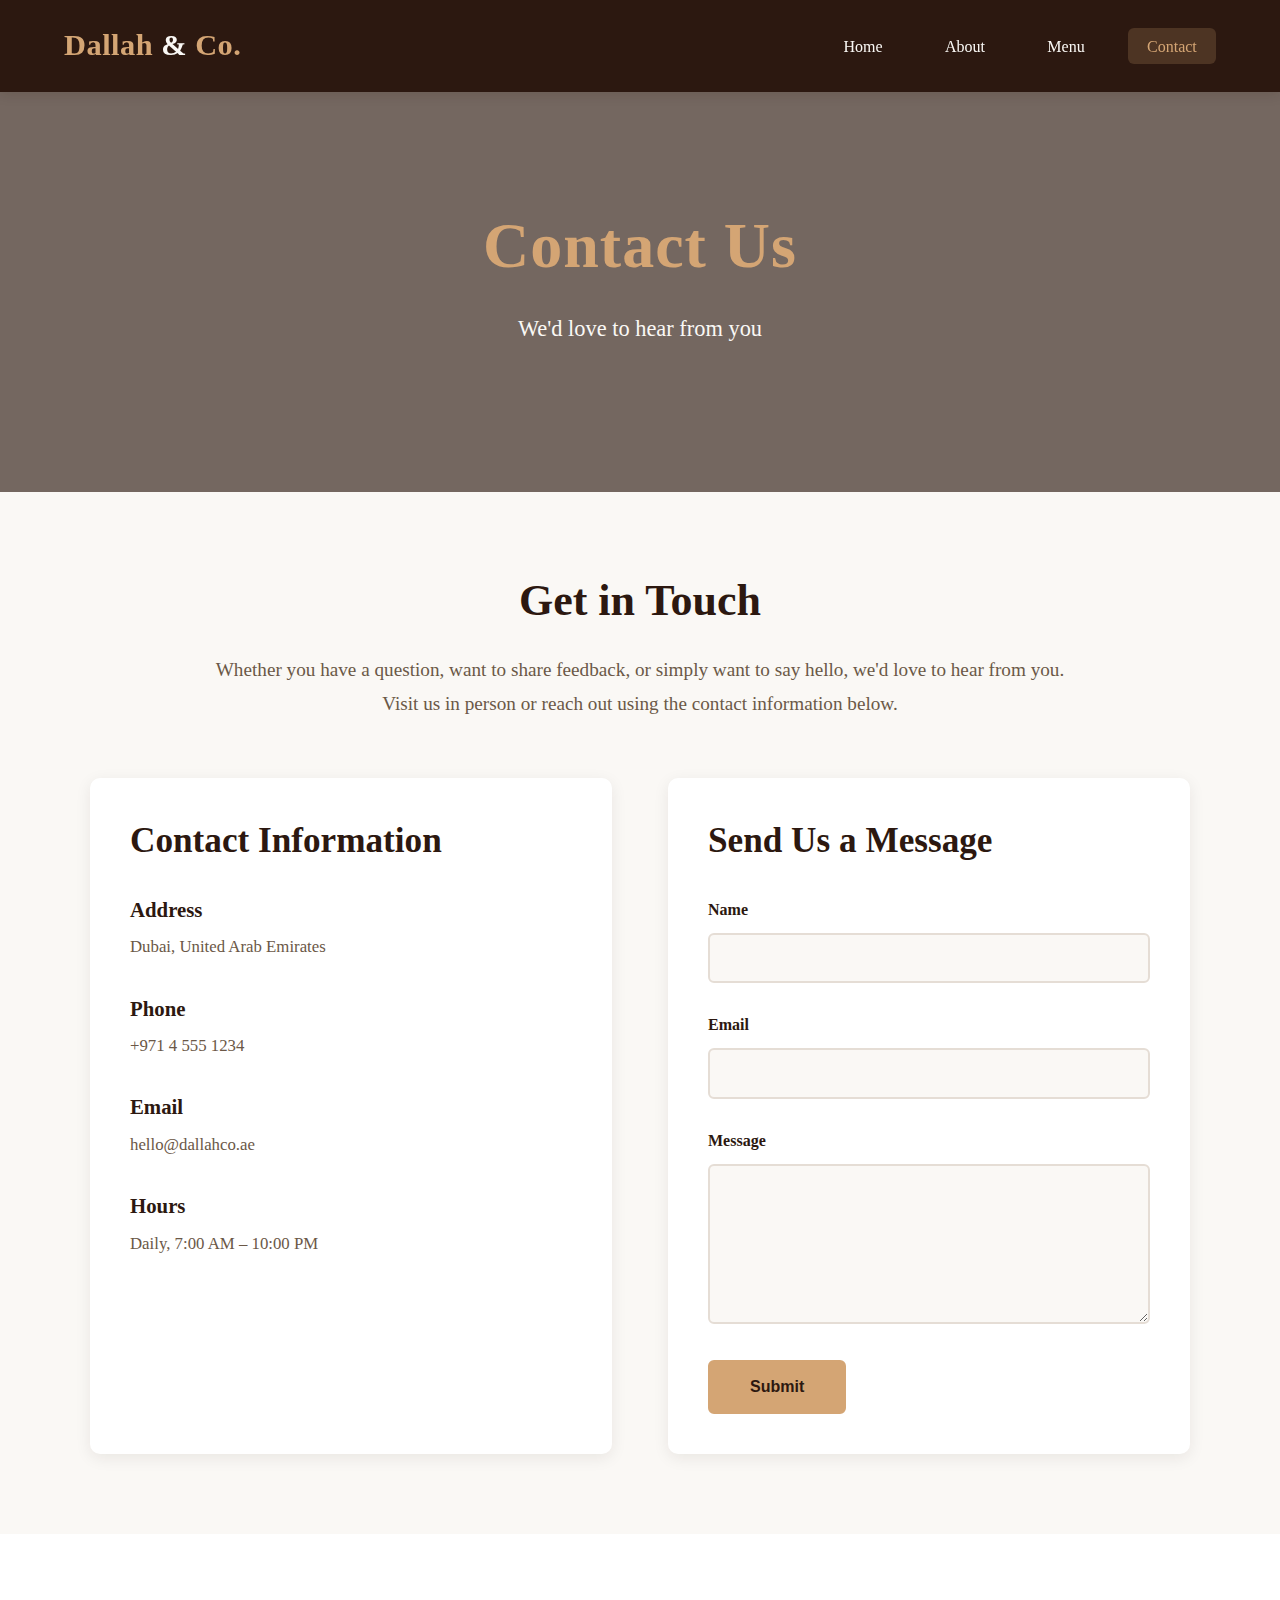
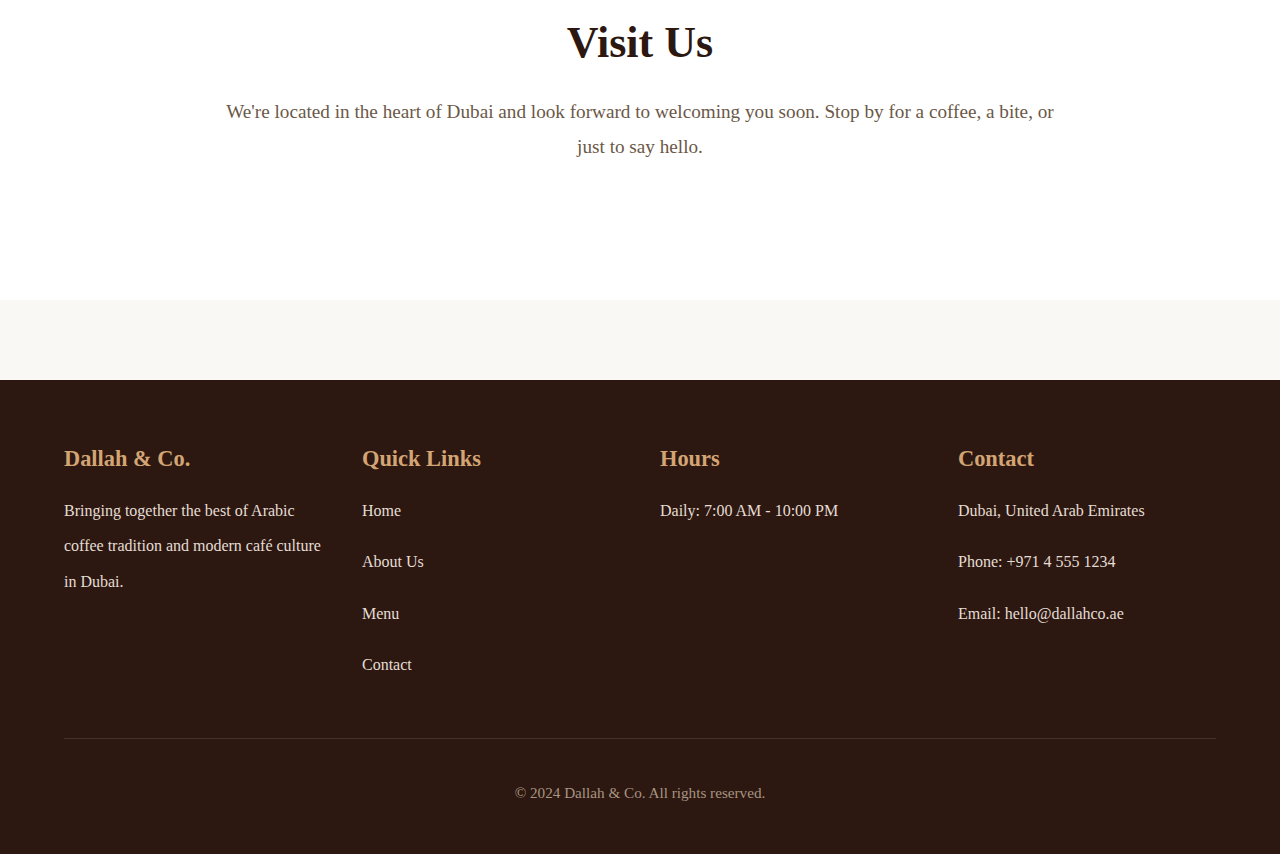
<file: contact.html>
<!DOCTYPE html>
<html lang="en">
<head>
    <meta charset="UTF-8">
    <meta name="viewport" content="width=device-width, initial-scale=1.0">
    <title>Contact Us - Dallah & Co. | Visit Us in Dubai</title>
    <meta name="description" content="Visit Dallah & Co. in Dubai or get in touch with us. Find our location, hours, and contact information.">
    <link rel="stylesheet" href="styles.css">
</head>
<body>
    <header>
        <div class="container">
            <div class="header-content">
                <a href="index.html" class="logo">Dallah <span>&</span> Co.</a>
                <nav>
                    <ul>
                        <li><a href="index.html">Home</a></li>
                        <li><a href="about.html">About</a></li>
                        <li><a href="menu.html">Menu</a></li>
                        <li><a href="contact.html" class="active">Contact</a></li>
                    </ul>
                </nav>
            </div>
        </div>
    </header>

    <section class="hero" style="background-image: url('https://images.unsplash.com/photo-1517248135467-4c7edcad34c4?w=1600&q=80'); height: 400px;">
        <div class="hero-content">
            <h1>Contact Us</h1>
            <p>We'd love to hear from you</p>
        </div>
    </section>

    <section class="section">
        <div class="container">
            <h2 class="section-title">Get in Touch</h2>
            <p class="section-subtitle">Whether you have a question, want to share feedback, or simply want to say hello, we'd love to hear from you. Visit us in person or reach out using the contact information below.</p>

            <div class="contact-container">
                <div class="contact-info">
                    <h2>Contact Information</h2>

                    <div class="info-item">
                        <h3>Address</h3>
                        <p>Dubai, United Arab Emirates</p>
                    </div>

                    <div class="info-item">
                        <h3>Phone</h3>
                        <p>+971 4 555 1234</p>
                    </div>

                    <div class="info-item">
                        <h3>Email</h3>
                        <p>hello@dallahco.ae</p>
                    </div>

                    <div class="info-item">
                        <h3>Hours</h3>
                        <p>Daily, 7:00 AM – 10:00 PM</p>
                    </div>
                </div>

                <div class="contact-form">
                    <h2>Send Us a Message</h2>
                    <form action="#" method="post">
                        <div class="form-group">
                            <label for="name">Name</label>
                            <input type="text" id="name" name="name" required>
                        </div>

                        <div class="form-group">
                            <label for="email">Email</label>
                            <input type="email" id="email" name="email" required>
                        </div>

                        <div class="form-group">
                            <label for="message">Message</label>
                            <textarea id="message" name="message" required></textarea>
                        </div>

                        <button type="submit" class="btn">Submit</button>
                    </form>
                </div>
            </div>
        </div>
    </section>

    <section class="section" style="background-color: #fff;">
        <div class="container">
            <h2 class="section-title">Visit Us</h2>
            <p class="section-subtitle">We're located in the heart of Dubai and look forward to welcoming you soon. Stop by for a coffee, a bite, or just to say hello.</p>
        </div>
    </section>

    <footer>
        <div class="container">
            <div class="footer-content">
                <div class="footer-section">
                    <h3>Dallah & Co.</h3>
                    <p>Bringing together the best of Arabic coffee tradition and modern café culture in Dubai.</p>
                </div>

                <div class="footer-section">
                    <h3>Quick Links</h3>
                    <p><a href="index.html">Home</a></p>
                    <p><a href="about.html">About Us</a></p>
                    <p><a href="menu.html">Menu</a></p>
                    <p><a href="contact.html">Contact</a></p>
                </div>

                <div class="footer-section">
                    <h3>Hours</h3>
                    <p>Daily: 7:00 AM - 10:00 PM</p>
                </div>

                <div class="footer-section">
                    <h3>Contact</h3>
                    <p>Dubai, United Arab Emirates</p>
                    <p>Phone: +971 4 555 1234</p>
                    <p>Email: hello@dallahco.ae</p>
                </div>
            </div>

            <div class="footer-bottom">
                <p>&copy; 2024 Dallah & Co. All rights reserved.</p>
            </div>
        </div>
    </footer>
</body>
</html>
</file>
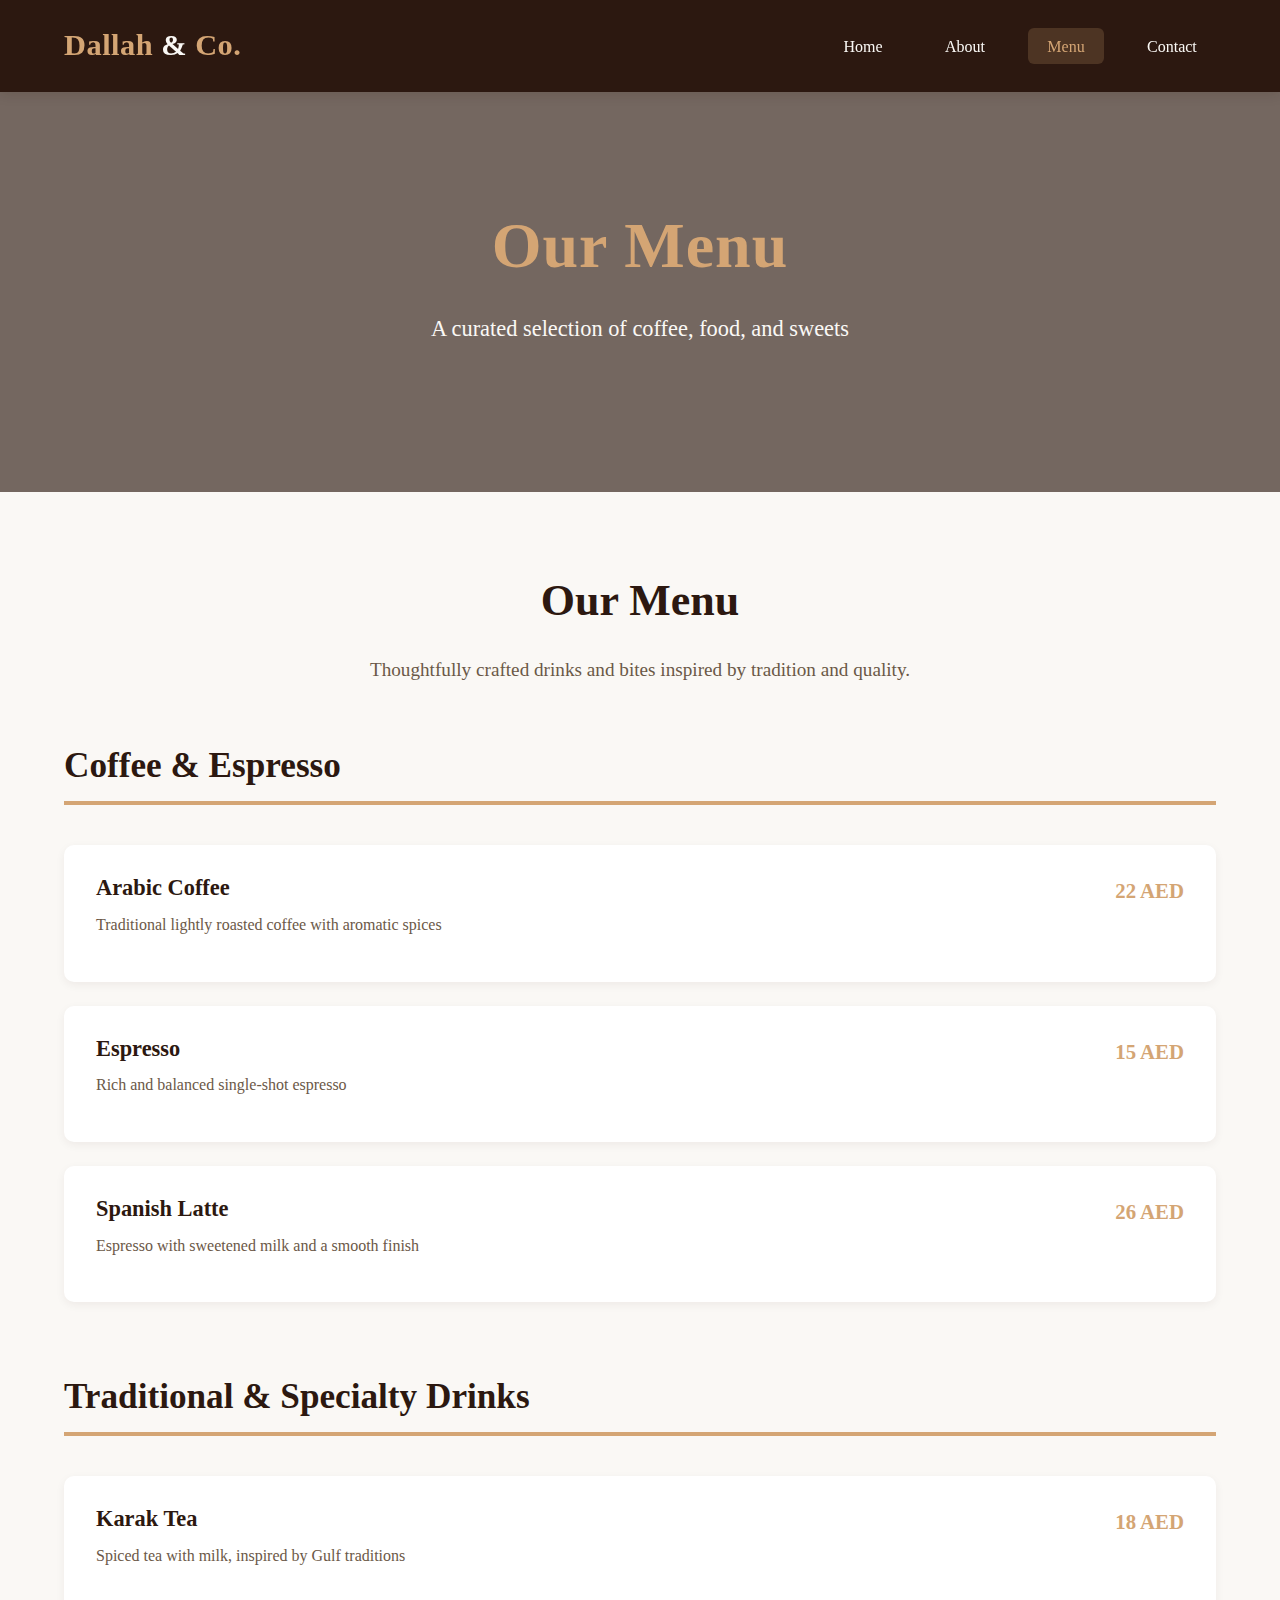
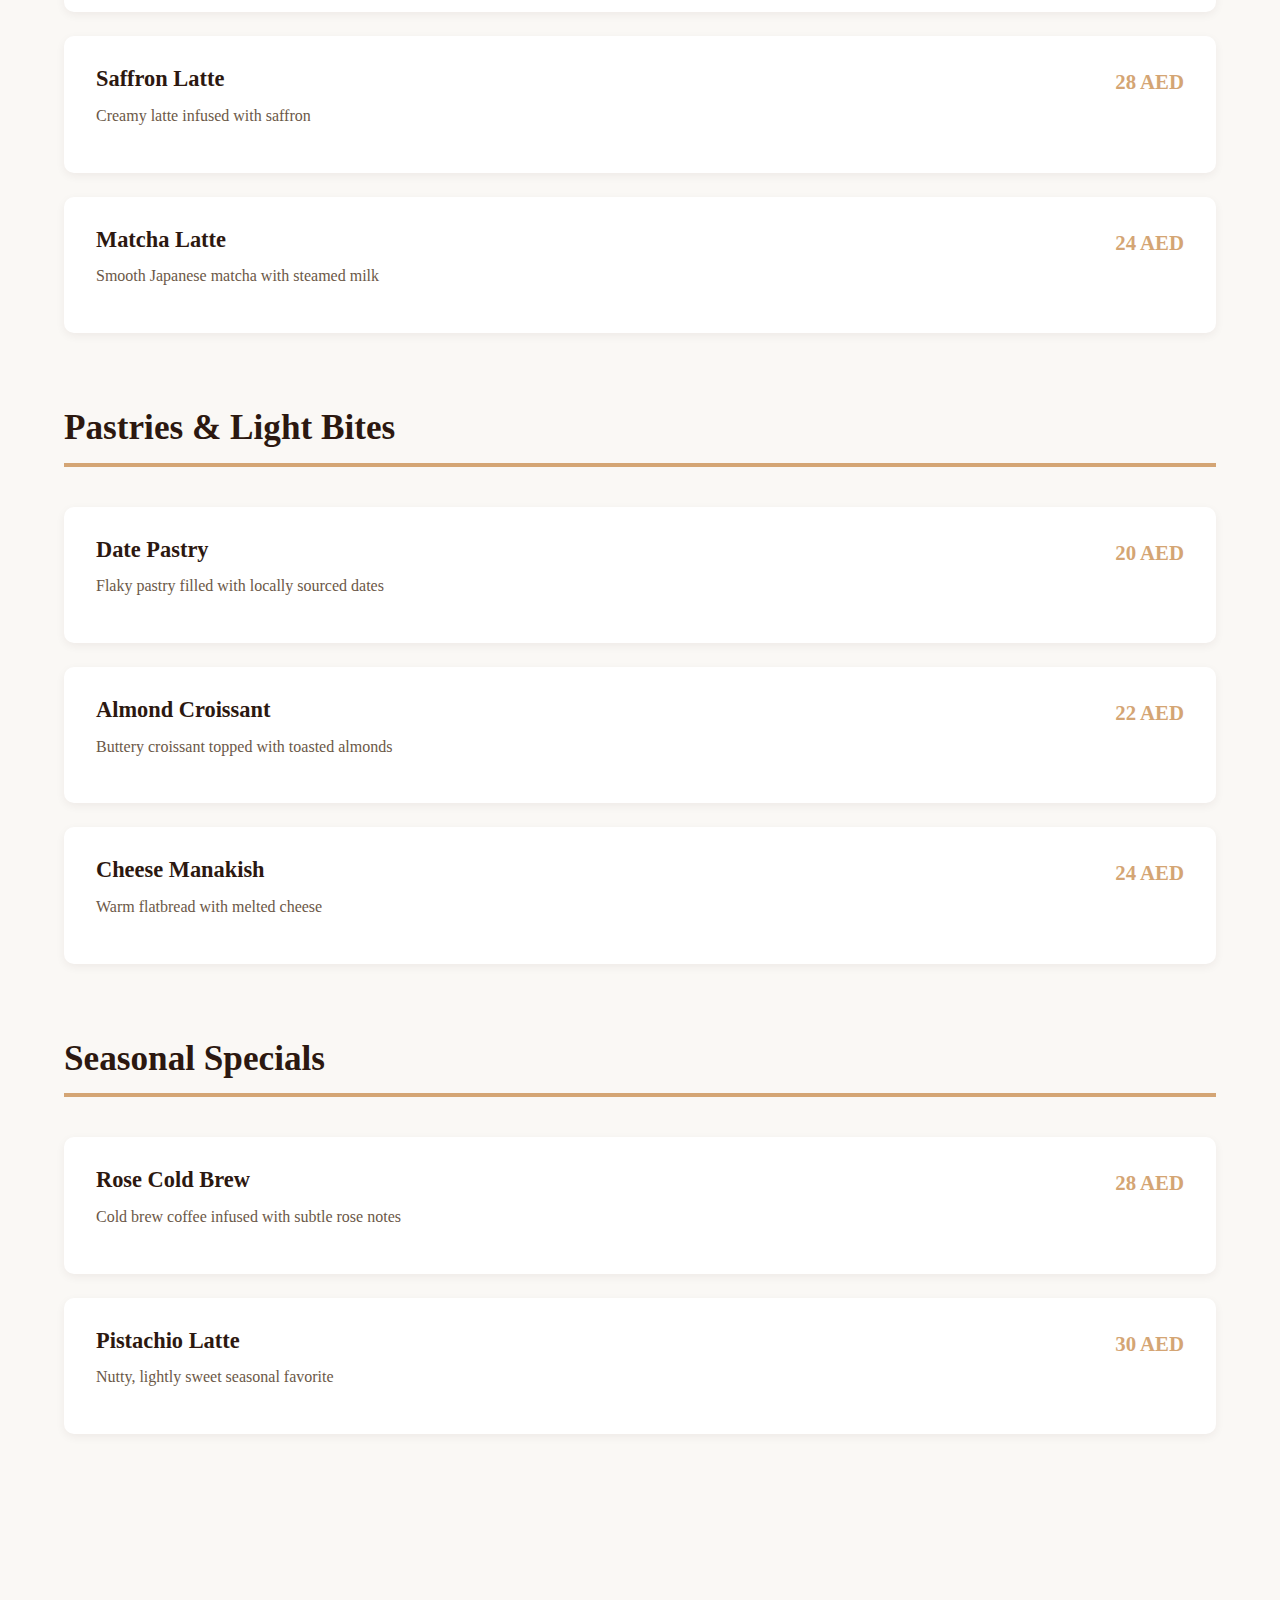
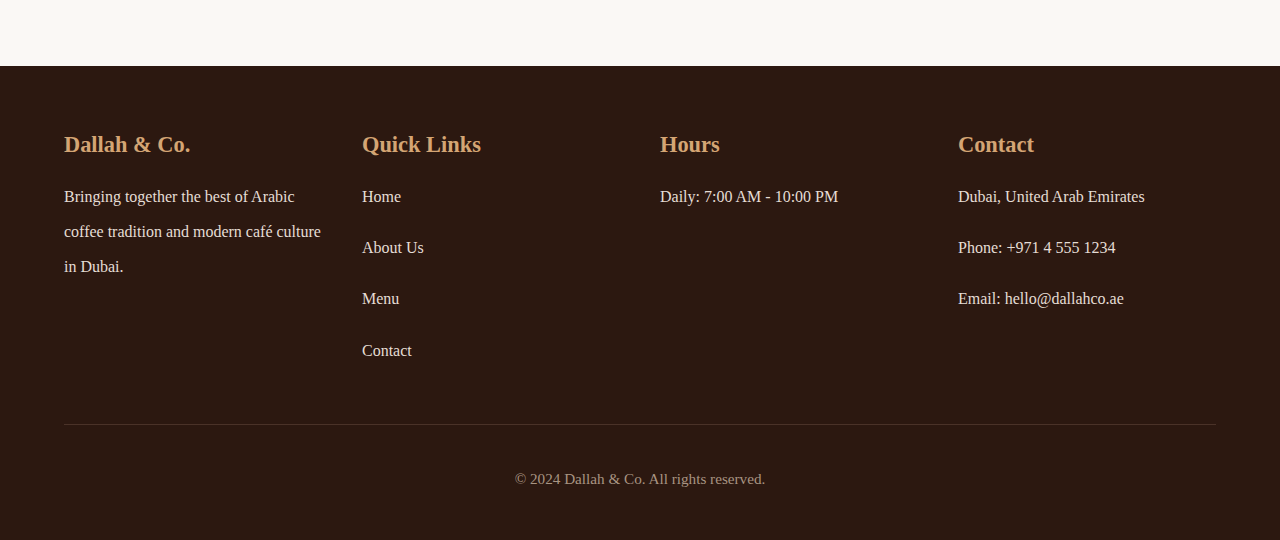
<file: menu.html>
<!DOCTYPE html>
<html lang="en">
<head>
    <meta charset="UTF-8">
    <meta name="viewport" content="width=device-width, initial-scale=1.0">
    <title>Menu - Dallah & Co. | Coffee, Pastries & More</title>
    <meta name="description" content="Explore our menu featuring traditional Arabic coffee, specialty espresso drinks, artisan pastries, and authentic Middle Eastern cuisine.">
    <link rel="stylesheet" href="styles.css">
</head>
<body>
    <header>
        <div class="container">
            <div class="header-content">
                <a href="index.html" class="logo">Dallah <span>&</span> Co.</a>
                <nav>
                    <ul>
                        <li><a href="index.html">Home</a></li>
                        <li><a href="about.html">About</a></li>
                        <li><a href="menu.html" class="active">Menu</a></li>
                        <li><a href="contact.html">Contact</a></li>
                    </ul>
                </nav>
            </div>
        </div>
    </header>

    <section class="hero" style="background-image: url('https://images.unsplash.com/photo-1495474472287-4d71bcdd2085?w=1600&q=80'); height: 400px;">
        <div class="hero-content">
            <h1>Our Menu</h1>
            <p>A curated selection of coffee, food, and sweets</p>
        </div>
    </section>

    <section class="section">
        <div class="container">
            <h2 class="section-title">Our Menu</h2>
            <p class="section-subtitle">Thoughtfully crafted drinks and bites inspired by tradition and quality.</p>

            <!-- Coffee & Espresso Section -->
            <div class="menu-category">
                <h2>Coffee & Espresso</h2>
                <div class="menu-items">
                    <div class="menu-item">
                        <div class="menu-item-info">
                            <h3>Arabic Coffee</h3>
                            <p>Traditional lightly roasted coffee with aromatic spices</p>
                        </div>
                        <div class="menu-item-price">22 AED</div>
                    </div>

                    <div class="menu-item">
                        <div class="menu-item-info">
                            <h3>Espresso</h3>
                            <p>Rich and balanced single-shot espresso</p>
                        </div>
                        <div class="menu-item-price">15 AED</div>
                    </div>

                    <div class="menu-item">
                        <div class="menu-item-info">
                            <h3>Spanish Latte</h3>
                            <p>Espresso with sweetened milk and a smooth finish</p>
                        </div>
                        <div class="menu-item-price">26 AED</div>
                    </div>
                </div>
            </div>

            <!-- Traditional & Specialty Drinks Section -->
            <div class="menu-category">
                <h2>Traditional & Specialty Drinks</h2>
                <div class="menu-items">
                    <div class="menu-item">
                        <div class="menu-item-info">
                            <h3>Karak Tea</h3>
                            <p>Spiced tea with milk, inspired by Gulf traditions</p>
                        </div>
                        <div class="menu-item-price">18 AED</div>
                    </div>

                    <div class="menu-item">
                        <div class="menu-item-info">
                            <h3>Saffron Latte</h3>
                            <p>Creamy latte infused with saffron</p>
                        </div>
                        <div class="menu-item-price">28 AED</div>
                    </div>

                    <div class="menu-item">
                        <div class="menu-item-info">
                            <h3>Matcha Latte</h3>
                            <p>Smooth Japanese matcha with steamed milk</p>
                        </div>
                        <div class="menu-item-price">24 AED</div>
                    </div>
                </div>
            </div>

            <!-- Pastries & Light Bites Section -->
            <div class="menu-category">
                <h2>Pastries & Light Bites</h2>
                <div class="menu-items">
                    <div class="menu-item">
                        <div class="menu-item-info">
                            <h3>Date Pastry</h3>
                            <p>Flaky pastry filled with locally sourced dates</p>
                        </div>
                        <div class="menu-item-price">20 AED</div>
                    </div>

                    <div class="menu-item">
                        <div class="menu-item-info">
                            <h3>Almond Croissant</h3>
                            <p>Buttery croissant topped with toasted almonds</p>
                        </div>
                        <div class="menu-item-price">22 AED</div>
                    </div>

                    <div class="menu-item">
                        <div class="menu-item-info">
                            <h3>Cheese Manakish</h3>
                            <p>Warm flatbread with melted cheese</p>
                        </div>
                        <div class="menu-item-price">24 AED</div>
                    </div>
                </div>
            </div>

            <!-- Seasonal Specials Section -->
            <div class="menu-category">
                <h2>Seasonal Specials</h2>
                <div class="menu-items">
                    <div class="menu-item">
                        <div class="menu-item-info">
                            <h3>Rose Cold Brew</h3>
                            <p>Cold brew coffee infused with subtle rose notes</p>
                        </div>
                        <div class="menu-item-price">28 AED</div>
                    </div>

                    <div class="menu-item">
                        <div class="menu-item-info">
                            <h3>Pistachio Latte</h3>
                            <p>Nutty, lightly sweet seasonal favorite</p>
                        </div>
                        <div class="menu-item-price">30 AED</div>
                    </div>
                </div>
            </div>

        </div>
    </section>

    <footer>
        <div class="container">
            <div class="footer-content">
                <div class="footer-section">
                    <h3>Dallah & Co.</h3>
                    <p>Bringing together the best of Arabic coffee tradition and modern café culture in Dubai.</p>
                </div>

                <div class="footer-section">
                    <h3>Quick Links</h3>
                    <p><a href="index.html">Home</a></p>
                    <p><a href="about.html">About Us</a></p>
                    <p><a href="menu.html">Menu</a></p>
                    <p><a href="contact.html">Contact</a></p>
                </div>

                <div class="footer-section">
                    <h3>Hours</h3>
                    <p>Daily: 7:00 AM - 10:00 PM</p>
                </div>

                <div class="footer-section">
                    <h3>Contact</h3>
                    <p>Dubai, United Arab Emirates</p>
                    <p>Phone: +971 4 555 1234</p>
                    <p>Email: hello@dallahco.ae</p>
                </div>
            </div>

            <div class="footer-bottom">
                <p>&copy; 2024 Dallah & Co. All rights reserved.</p>
            </div>
        </div>
    </footer>
</body>
</html>
</file>
<file: styles.css>
/* ===========================
   Global Styles & Reset
   =========================== */
* {
    margin: 0;
    padding: 0;
    box-sizing: border-box;
}

body {
    font-family: 'Georgia', serif;
    line-height: 1.7;
    color: #3d2817;
    background-color: #faf8f5;
    font-size: 16px;
}

.container {
    max-width: 1200px;
    margin: 0 auto;
    padding: 0 24px;
}

/* ===========================
   Typography
   =========================== */
h1, h2, h3, h4, h5, h6 {
    font-weight: 700;
    line-height: 1.3;
    color: #2c1810;
    margin-bottom: 1rem;
}

h1 {
    font-size: 3.5rem;
}

h2 {
    font-size: 2.5rem;
}

h3 {
    font-size: 1.75rem;
}

p {
    margin-bottom: 1rem;
    line-height: 1.8;
}

/* ===========================
   Header & Navigation
   =========================== */
header {
    background-color: #2c1810;
    color: #faf8f5;
    padding: 1.25rem 0;
    position: sticky;
    top: 0;
    z-index: 1000;
    box-shadow: 0 2px 12px rgba(44, 24, 16, 0.15);
}

.header-content {
    display: flex;
    justify-content: space-between;
    align-items: center;
    flex-wrap: wrap;
    gap: 1rem;
}

.logo {
    font-size: 1.9rem;
    font-weight: 700;
    color: #d4a574;
    text-decoration: none;
    font-family: 'Georgia', serif;
    letter-spacing: 0.5px;
    transition: color 0.3s ease;
}

.logo:hover {
    color: #c99760;
}

.logo span {
    color: #faf8f5;
}

nav ul {
    list-style: none;
    display: flex;
    gap: 1.5rem;
}

nav ul li a {
    color: #faf8f5;
    text-decoration: none;
    font-size: 1rem;
    transition: all 0.3s ease;
    padding: 0.6rem 1.2rem;
    border-radius: 6px;
    font-weight: 500;
}

nav ul li a:hover {
    color: #d4a574;
    background-color: rgba(212, 165, 116, 0.15);
    transform: translateY(-2px);
}

nav ul li a.active {
    color: #d4a574;
    background-color: rgba(212, 165, 116, 0.2);
}

/* ===========================
   Hero Section
   =========================== */
.hero {
    background-size: cover;
    background-position: center;
    background-repeat: no-repeat;
    height: 600px;
    display: flex;
    align-items: center;
    justify-content: center;
    text-align: center;
    color: #fff;
    position: relative;
}

.hero::before {
    content: '';
    position: absolute;
    top: 0;
    left: 0;
    width: 100%;
    height: 100%;
    background-color: rgba(44, 24, 16, 0.65);
}

.hero-content {
    position: relative;
    z-index: 1;
    max-width: 900px;
    padding: 0 24px;
}

.hero h1 {
    font-size: 4rem;
    margin-bottom: 1.5rem;
    color: #d4a574;
    font-weight: 700;
    letter-spacing: 1px;
}

.hero p {
    font-size: 1.4rem;
    margin-bottom: 2rem;
    color: #faf8f5;
    line-height: 1.6;
}

/* ===========================
   Buttons
   =========================== */
.btn {
    display: inline-block;
    padding: 1rem 2.5rem;
    background-color: #d4a574;
    color: #2c1810;
    text-decoration: none;
    border-radius: 6px;
    font-weight: 700;
    transition: all 0.3s ease;
    border: 2px solid #d4a574;
    font-size: 1rem;
    cursor: pointer;
}

.btn:hover {
    background-color: transparent;
    color: #d4a574;
    transform: translateY(-3px);
    box-shadow: 0 6px 20px rgba(212, 165, 116, 0.3);
}

/* ===========================
   Main Content Sections
   =========================== */
.section {
    padding: 5rem 0;
}

.section-title {
    text-align: center;
    font-size: 2.75rem;
    margin-bottom: 1.5rem;
    color: #2c1810;
    font-weight: 700;
}

.section-subtitle {
    text-align: center;
    font-size: 1.2rem;
    color: #6b5847;
    margin-bottom: 3.5rem;
    max-width: 850px;
    margin-left: auto;
    margin-right: auto;
    line-height: 1.8;
}

/* ===========================
   Features Grid
   =========================== */
.features {
    display: grid;
    grid-template-columns: repeat(auto-fit, minmax(300px, 1fr));
    gap: 2.5rem;
    margin-top: 3rem;
}

.feature-card {
    background-color: #fff;
    padding: 2.5rem;
    border-radius: 10px;
    box-shadow: 0 4px 12px rgba(44, 24, 16, 0.08);
    text-align: center;
    transition: all 0.3s ease;
}

.feature-card:hover {
    transform: translateY(-8px);
    box-shadow: 0 8px 24px rgba(44, 24, 16, 0.12);
}

.feature-card img {
    width: 100%;
    height: 220px;
    object-fit: cover;
    border-radius: 8px;
    margin-bottom: 1.5rem;
}

.feature-card h3 {
    font-size: 1.6rem;
    margin-bottom: 1rem;
    color: #2c1810;
    font-weight: 700;
}

.feature-card p {
    color: #6b5847;
    line-height: 1.8;
    font-size: 1rem;
}

/* ===========================
   About Page Styles
   =========================== */
.about-content {
    display: grid;
    grid-template-columns: 1fr 1fr;
    gap: 4rem;
    align-items: center;
    margin-bottom: 3rem;
}

.about-image {
    width: 100%;
    height: 450px;
    object-fit: cover;
    border-radius: 10px;
    box-shadow: 0 6px 20px rgba(44, 24, 16, 0.1);
}

.about-text h2 {
    font-size: 2.2rem;
    margin-bottom: 1.5rem;
    color: #2c1810;
    font-weight: 700;
}

.about-text p {
    margin-bottom: 1.5rem;
    color: #6b5847;
    line-height: 1.9;
    font-size: 1.05rem;
}

/* ===========================
   Menu Styles
   =========================== */
.menu-category {
    margin-bottom: 4.5rem;
}

.menu-category h2 {
    font-size: 2.2rem;
    margin-bottom: 2.5rem;
    color: #2c1810;
    border-bottom: 4px solid #d4a574;
    padding-bottom: 0.75rem;
    font-weight: 700;
}

.menu-items {
    display: grid;
    gap: 1.5rem;
}

.menu-item {
    background-color: #fff;
    padding: 1.75rem 2rem;
    border-radius: 10px;
    box-shadow: 0 3px 10px rgba(44, 24, 16, 0.06);
    display: flex;
    justify-content: space-between;
    align-items: flex-start;
    transition: all 0.3s ease;
}

.menu-item:hover {
    box-shadow: 0 6px 18px rgba(44, 24, 16, 0.1);
    transform: translateY(-2px);
}

.menu-item-info h3 {
    font-size: 1.4rem;
    margin-bottom: 0.6rem;
    color: #2c1810;
    font-weight: 700;
}

.menu-item-info p {
    color: #6b5847;
    font-size: 1rem;
    line-height: 1.6;
}

.menu-item-price {
    font-size: 1.3rem;
    font-weight: 700;
    color: #d4a574;
    white-space: nowrap;
    margin-left: 2rem;
}

/* ===========================
   Contact Page Styles
   =========================== */
.contact-container {
    display: grid;
    grid-template-columns: 1fr 1fr;
    gap: 3.5rem;
    max-width: 1100px;
    margin: 0 auto;
}

.contact-info {
    background-color: #fff;
    padding: 2.5rem;
    border-radius: 10px;
    box-shadow: 0 4px 16px rgba(44, 24, 16, 0.08);
}

.contact-info h2 {
    font-size: 2.2rem;
    margin-bottom: 2rem;
    color: #2c1810;
    font-weight: 700;
}

.info-item {
    margin-bottom: 2rem;
}

.info-item h3 {
    font-size: 1.3rem;
    margin-bottom: 0.6rem;
    color: #2c1810;
    font-weight: 700;
}

.info-item p {
    color: #6b5847;
    line-height: 1.8;
    font-size: 1.05rem;
}

.contact-form {
    background-color: #fff;
    padding: 2.5rem;
    border-radius: 10px;
    box-shadow: 0 4px 16px rgba(44, 24, 16, 0.08);
}

.contact-form h2 {
    font-size: 2.2rem;
    margin-bottom: 2rem;
    color: #2c1810;
    font-weight: 700;
}

.form-group {
    margin-bottom: 1.75rem;
}

.form-group label {
    display: block;
    margin-bottom: 0.6rem;
    color: #2c1810;
    font-weight: 600;
    font-size: 1rem;
}

.form-group input,
.form-group textarea {
    width: 100%;
    padding: 0.9rem 1rem;
    border: 2px solid #e5ddd5;
    border-radius: 6px;
    font-family: 'Georgia', serif;
    font-size: 1rem;
    transition: border-color 0.3s ease;
    background-color: #faf8f5;
}

.form-group textarea {
    min-height: 160px;
    resize: vertical;
}

.form-group input:focus,
.form-group textarea:focus {
    outline: none;
    border-color: #d4a574;
    background-color: #fff;
}

/* ===========================
   Footer
   =========================== */
footer {
    background-color: #2c1810;
    color: #faf8f5;
    padding: 4rem 0 2rem;
    margin-top: 5rem;
}

.footer-content {
    display: grid;
    grid-template-columns: repeat(auto-fit, minmax(250px, 1fr));
    gap: 2.5rem;
    margin-bottom: 2.5rem;
}

.footer-section h3 {
    color: #d4a574;
    margin-bottom: 1.25rem;
    font-size: 1.4rem;
    font-weight: 700;
}

.footer-section p,
.footer-section a {
    color: #e5ddd5;
    text-decoration: none;
    line-height: 2.2;
    font-size: 1rem;
    transition: color 0.3s ease;
}

.footer-section a:hover {
    color: #d4a574;
}

.footer-bottom {
    text-align: center;
    padding-top: 2.5rem;
    border-top: 1px solid #4a3228;
    color: #a89482;
    font-size: 0.95rem;
}

/* ===========================
   Responsive Design
   =========================== */

/* Tablets and below (768px) */
@media (max-width: 768px) {
    body {
        font-size: 15px;
    }

    .container {
        padding: 0 20px;
    }

    .header-content {
        flex-direction: column;
        gap: 1.5rem;
        padding: 0.5rem 0;
    }

    nav ul {
        flex-direction: column;
        gap: 0.75rem;
        text-align: center;
        width: 100%;
    }

    nav ul li a {
        display: block;
        padding: 0.7rem 1rem;
    }

    .hero {
        height: 450px;
    }

    .hero h1 {
        font-size: 2.5rem;
    }

    .hero p {
        font-size: 1.1rem;
    }

    .section {
        padding: 3.5rem 0;
    }

    .section-title {
        font-size: 2.2rem;
    }

    .section-subtitle {
        font-size: 1.1rem;
        margin-bottom: 2.5rem;
    }

    .about-content,
    .contact-container {
        grid-template-columns: 1fr;
        gap: 2.5rem;
    }

    .about-image {
        height: 350px;
    }

    .features {
        grid-template-columns: 1fr;
        gap: 2rem;
    }

    .menu-item {
        flex-direction: column;
        gap: 1rem;
    }

    .menu-item-price {
        margin-left: 0;
        align-self: flex-start;
    }

    .contact-info,
    .contact-form {
        padding: 2rem;
    }

    footer {
        padding: 3rem 0 1.5rem;
        margin-top: 3.5rem;
    }
}

/* Mobile devices (480px and below) */
@media (max-width: 480px) {
    body {
        font-size: 14px;
    }

    .container {
        padding: 0 16px;
    }

    .logo {
        font-size: 1.5rem;
    }

    nav ul {
        gap: 0.5rem;
    }

    nav ul li a {
        padding: 0.5rem 0.75rem;
        font-size: 0.95rem;
    }

    .hero {
        height: 380px;
    }

    .hero h1 {
        font-size: 1.9rem;
        margin-bottom: 1rem;
    }

    .hero p {
        font-size: 1rem;
        margin-bottom: 1.5rem;
    }

    .btn {
        padding: 0.85rem 2rem;
        font-size: 0.95rem;
    }

    .section {
        padding: 2.5rem 0;
    }

    .section-title {
        font-size: 1.9rem;
        margin-bottom: 1rem;
    }

    .section-subtitle {
        font-size: 1rem;
        margin-bottom: 2rem;
    }

    .feature-card,
    .contact-info,
    .contact-form {
        padding: 1.75rem;
    }

    .feature-card h3,
    .menu-item-info h3 {
        font-size: 1.3rem;
    }

    .about-text h2,
    .contact-info h2,
    .contact-form h2 {
        font-size: 1.8rem;
    }

    .menu-category h2 {
        font-size: 1.8rem;
        margin-bottom: 1.75rem;
    }

    .menu-item {
        padding: 1.5rem;
    }

    .footer-content {
        gap: 2rem;
    }

    .footer-section h3 {
        font-size: 1.2rem;
    }
}
</file>
